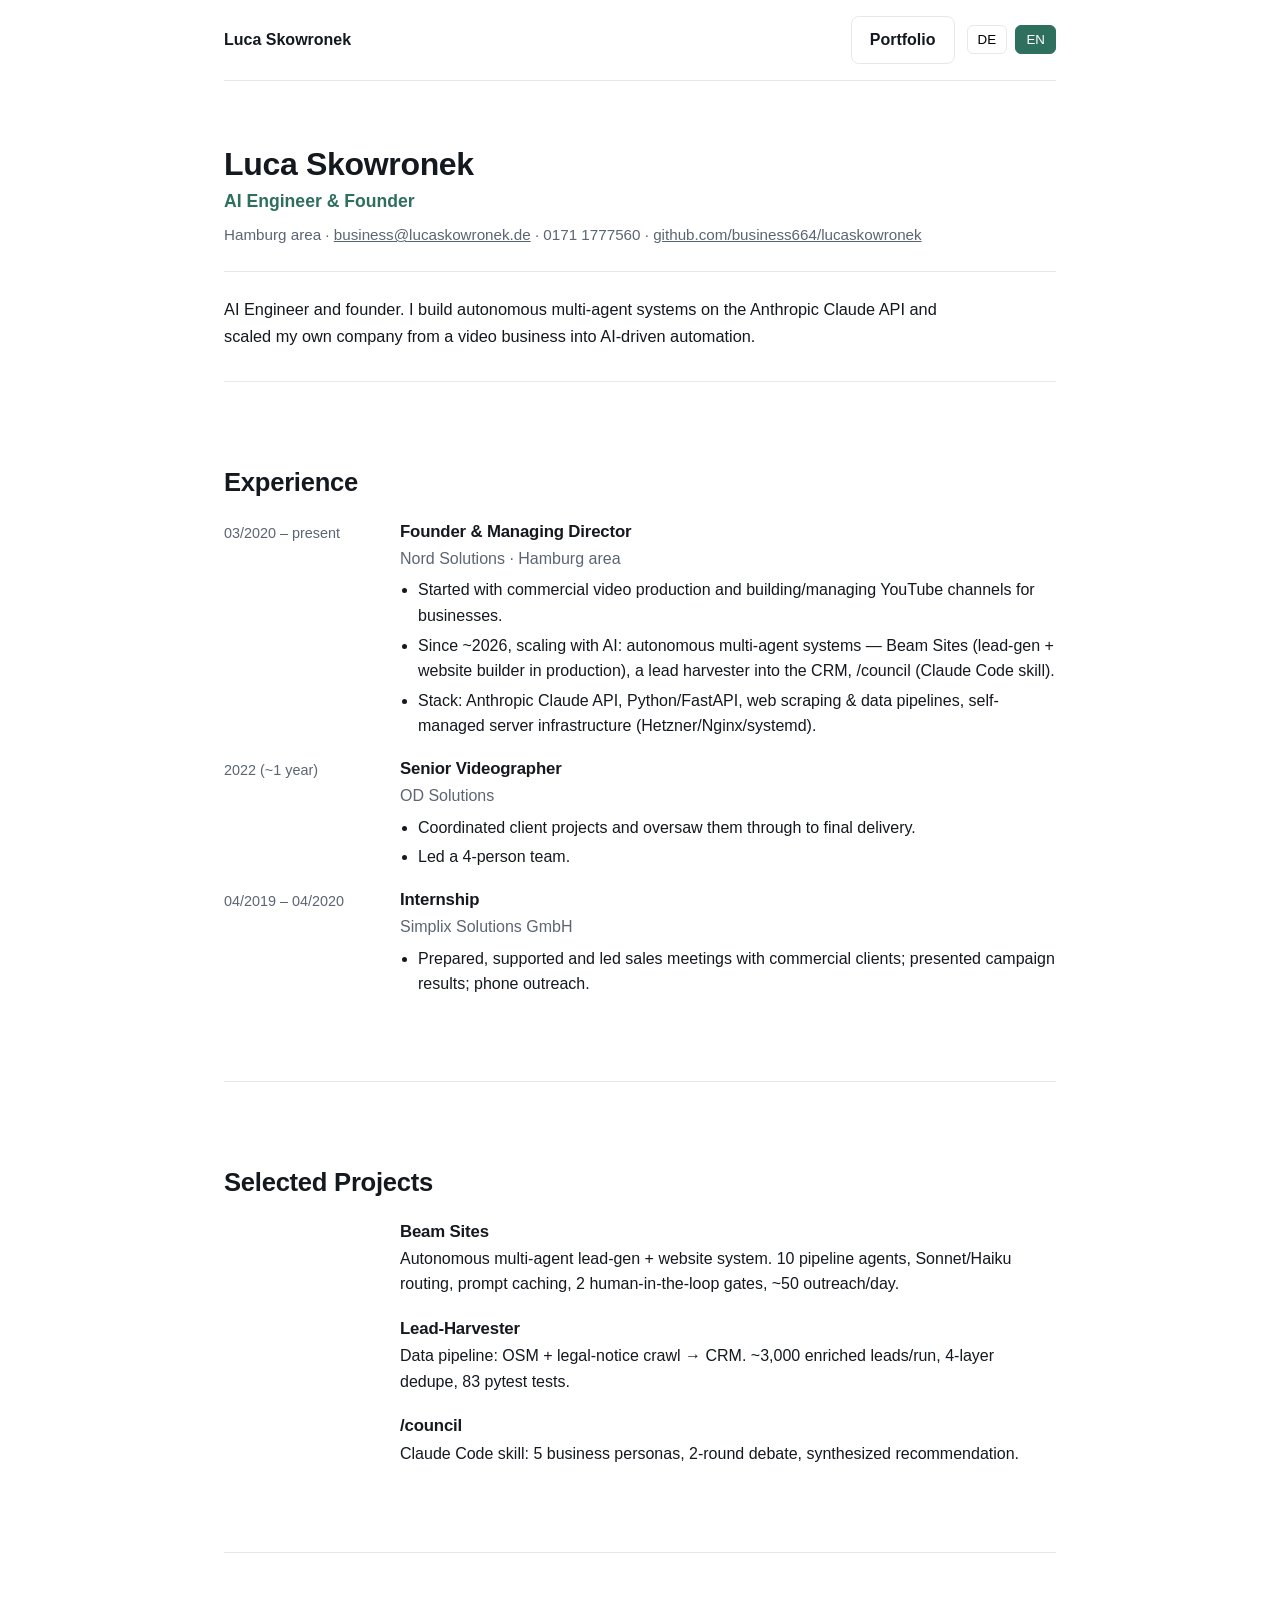
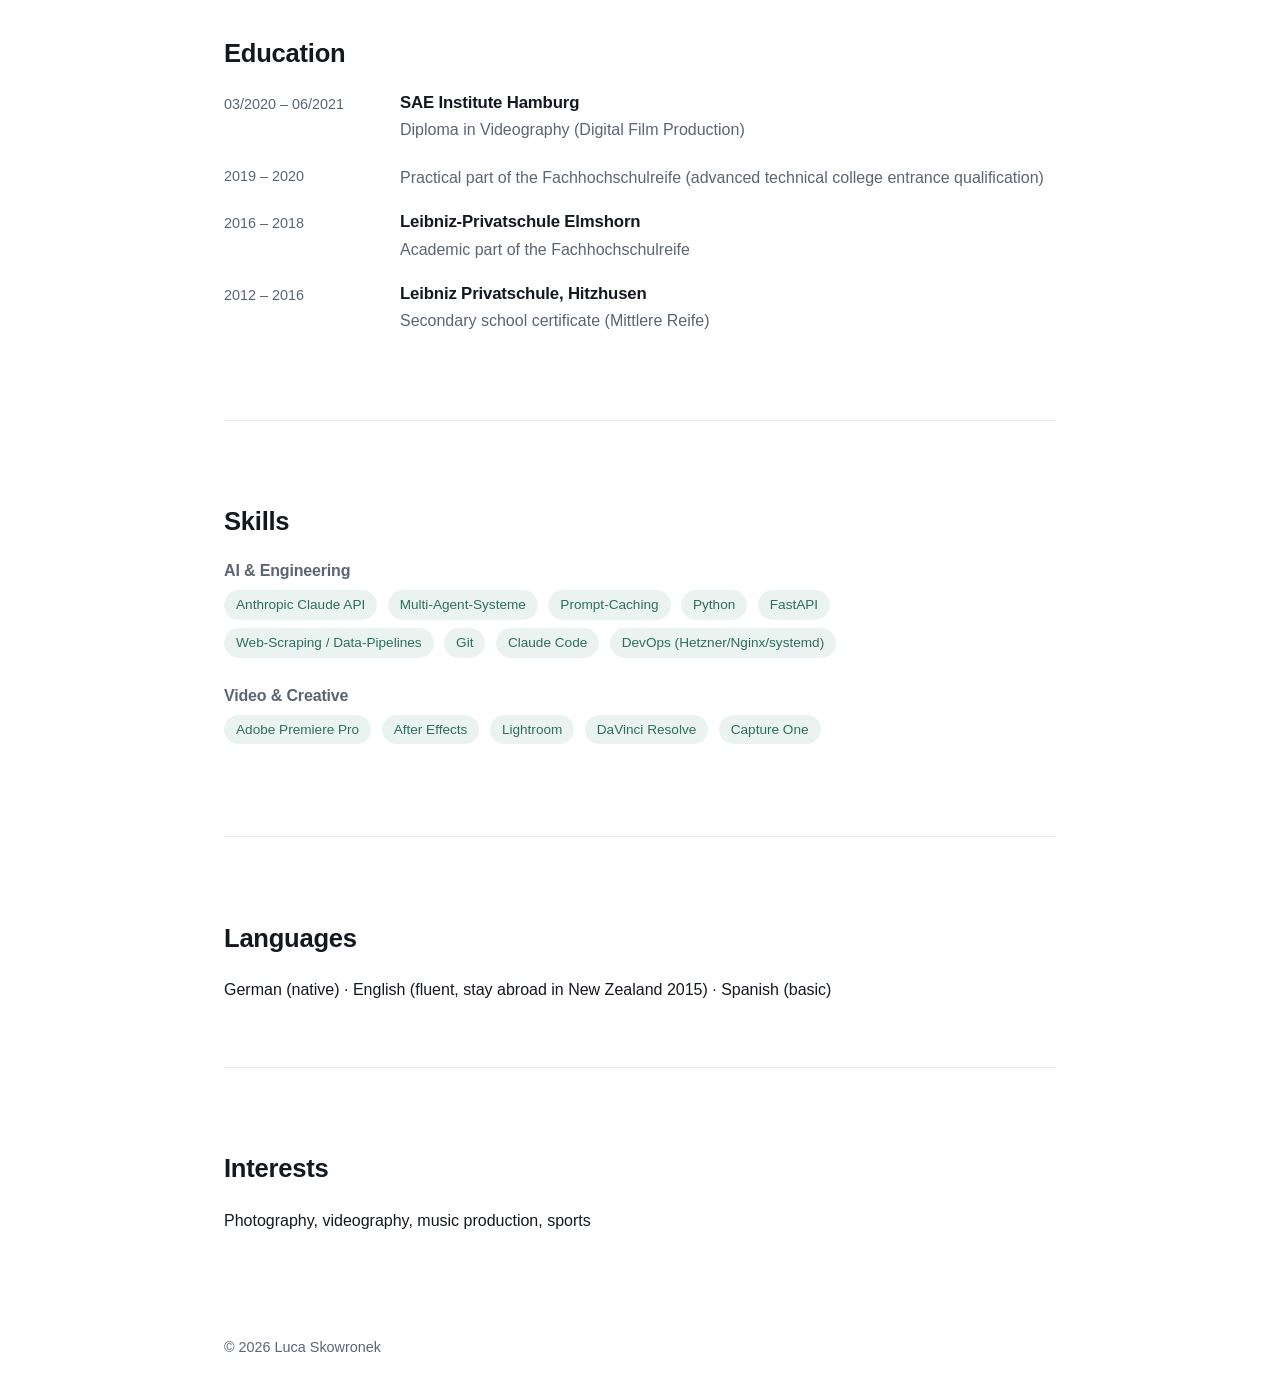
<file: cv.html>
<!DOCTYPE html>
<html lang="de">
<head>
  <meta charset="UTF-8" />
  <meta name="viewport" content="width=device-width, initial-scale=1.0" />
  <title>Luca Skowronek — Lebenslauf / CV</title>
  <link rel="stylesheet" href="styles.css" />
  <link rel="stylesheet" href="cv.css" />
</head>
<body>
  <header>
    <a class="brand" href="index.html">Luca Skowronek</a>
    <div class="header-actions">
      <a class="btn btn-secondary" href="index.html">Portfolio</a>
      <div class="lang-toggle">
        <button data-lang="de" type="button">DE</button>
        <button data-lang="en" type="button">EN</button>
      </div>
    </div>
  </header>

  <main>
    <section id="kopf">
      <h1>Luca Skowronek</h1>
      <p class="subtitle">
        <span class="lang-de">AI Engineer &amp; Gründer</span>
        <span class="lang-en">AI Engineer &amp; Founder</span>
      </p>
      <p class="kontakt">
        <span class="lang-de">Raum Hamburg</span><span class="lang-en">Hamburg area</span>
        · <a href="mailto:business@lucaskowronek.de">business@lucaskowronek.de</a>
        · 0171 1777560
        · <a href="https://github.com/business664/lucaskowronek">github.com/business664/lucaskowronek</a>
      </p>
    </section>

    <section id="profil">
      <p>
        <span class="lang-de">AI Engineer und Gründer. Ich baue autonome Multi-Agent-Systeme mit der Anthropic Claude API und habe meine eigene Firma vom Video-Business zur KI-gestützten Automatisierung skaliert.</span>
        <span class="lang-en">AI Engineer and founder. I build autonomous multi-agent systems on the Anthropic Claude API and scaled my own company from a video business into AI-driven automation.</span>
      </p>
    </section>

    <section id="erfahrung">
      <h2><span class="lang-de">Berufserfahrung</span><span class="lang-en">Experience</span></h2>

      <div class="entry">
        <div class="when">03/2020 – <span class="lang-de">heute</span><span class="lang-en">present</span></div>
        <div class="what">
          <h3><span class="lang-de">Gründer &amp; Geschäftsführer</span><span class="lang-en">Founder &amp; Managing Director</span></h3>
          <p class="org">Nord Solutions · <span class="lang-de">Raum Hamburg</span><span class="lang-en">Hamburg area</span></p>
          <ul>
            <li><span class="lang-de">Start mit Werbevideo-Produktion und Aufbau/Führung von YouTube-Kanälen für Unternehmen.</span><span class="lang-en">Started with commercial video production and building/managing YouTube channels for businesses.</span></li>
            <li><span class="lang-de">Seit ~2026 Skalierung durch KI: autonome Multi-Agent-Systeme — Beam Sites (Lead-Gen + Website-Builder in Produktion), Lead-Harvester ins CRM, /council (Claude-Code-Skill).</span><span class="lang-en">Since ~2026, scaling with AI: autonomous multi-agent systems — Beam Sites (lead-gen + website builder in production), a lead harvester into the CRM, /council (Claude Code skill).</span></li>
            <li><span class="lang-de">Stack: Anthropic Claude API, Python/FastAPI, Web-Scraping &amp; Data-Pipelines, eigene Server-Infrastruktur (Hetzner/Nginx/systemd).</span><span class="lang-en">Stack: Anthropic Claude API, Python/FastAPI, web scraping &amp; data pipelines, self-managed server infrastructure (Hetzner/Nginx/systemd).</span></li>
          </ul>
        </div>
      </div>

      <div class="entry">
        <div class="when">2022 <span class="lang-de">(~1 Jahr)</span><span class="lang-en">(~1 year)</span></div>
        <div class="what">
          <h3><span class="lang-de">Senior Videograf</span><span class="lang-en">Senior Videographer</span></h3>
          <p class="org">OD Solutions</p>
          <ul>
            <li><span class="lang-de">Koordination von Kundenprojekten und Projektbetreuung bis zur Abnahme.</span><span class="lang-en">Coordinated client projects and oversaw them through to final delivery.</span></li>
            <li><span class="lang-de">Fachliche Leitung eines 4-köpfigen Teams.</span><span class="lang-en">Led a 4-person team.</span></li>
          </ul>
        </div>
      </div>

      <div class="entry">
        <div class="when">04/2019 – 04/2020</div>
        <div class="what">
          <h3><span class="lang-de">Fachpraktikum</span><span class="lang-en">Internship</span></h3>
          <p class="org">Simplix Solutions GmbH</p>
          <ul>
            <li><span class="lang-de">Verkaufsgespräche mit gewerblichen Kunden vorbereiten, begleiten und führen; Präsentation von Kampagnenergebnissen; Telefonakquise.</span><span class="lang-en">Prepared, supported and led sales meetings with commercial clients; presented campaign results; phone outreach.</span></li>
          </ul>
        </div>
      </div>
    </section>

    <section id="projekte">
      <h2><span class="lang-de">Ausgewählte Projekte</span><span class="lang-en">Selected Projects</span></h2>

      <div class="entry">
        <div class="when"></div>
        <div class="what">
          <h3>Beam Sites</h3>
          <p><span class="lang-de">Autonomes Multi-Agent Lead-Gen + Website-System. 10 Pipeline-Agenten, Sonnet/Haiku-Routing, Prompt-Caching, 2 Human-in-the-Loop-Gates, ~50 Outreach/Tag.</span><span class="lang-en">Autonomous multi-agent lead-gen + website system. 10 pipeline agents, Sonnet/Haiku routing, prompt caching, 2 human-in-the-loop gates, ~50 outreach/day.</span></p>
        </div>
      </div>

      <div class="entry">
        <div class="when"></div>
        <div class="what">
          <h3>Lead-Harvester</h3>
          <p><span class="lang-de">Datenpipeline: OSM + Impressum-Crawl → CRM. ~3.000 angereicherte Leads/Lauf, 4-Layer-Dedupe, 83 pytest-Tests.</span><span class="lang-en">Data pipeline: OSM + legal-notice crawl → CRM. ~3,000 enriched leads/run, 4-layer dedupe, 83 pytest tests.</span></p>
        </div>
      </div>

      <div class="entry">
        <div class="when"></div>
        <div class="what">
          <h3>/council</h3>
          <p><span class="lang-de">Claude-Code-Skill: 5 Business-Personas, 2-Runden-Diskurs, synthetisierte Empfehlung.</span><span class="lang-en">Claude Code skill: 5 business personas, 2-round debate, synthesized recommendation.</span></p>
        </div>
      </div>
    </section>

    <section id="ausbildung">
      <h2><span class="lang-de">Ausbildung</span><span class="lang-en">Education</span></h2>

      <div class="entry">
        <div class="when">03/2020 – 06/2021</div>
        <div class="what">
          <h3>SAE Institute Hamburg</h3>
          <p class="org"><span class="lang-de">Diplom Videograph (Digital Film Production)</span><span class="lang-en">Diploma in Videography (Digital Film Production)</span></p>
        </div>
      </div>

      <div class="entry">
        <div class="when">2019 – 2020</div>
        <div class="what">
          <p class="org"><span class="lang-de">Praktischer Teil der Fachhochschulreife</span><span class="lang-en">Practical part of the Fachhochschulreife (advanced technical college entrance qualification)</span></p>
        </div>
      </div>

      <div class="entry">
        <div class="when">2016 – 2018</div>
        <div class="what">
          <h3>Leibniz-Privatschule Elmshorn</h3>
          <p class="org"><span class="lang-de">Schulischer Teil der Fachhochschulreife</span><span class="lang-en">Academic part of the Fachhochschulreife</span></p>
        </div>
      </div>

      <div class="entry">
        <div class="when">2012 – 2016</div>
        <div class="what">
          <h3>Leibniz Privatschule, Hitzhusen</h3>
          <p class="org"><span class="lang-de">Mittlerer Schulabschluss</span><span class="lang-en">Secondary school certificate (Mittlere Reife)</span></p>
        </div>
      </div>
    </section>

    <section id="kenntnisse">
      <h2><span class="lang-de">Kenntnisse</span><span class="lang-en">Skills</span></h2>
      <div class="skill-group">
        <h3><span class="lang-de">KI &amp; Engineering</span><span class="lang-en">AI &amp; Engineering</span></h3>
        <div class="chips">
          <span class="chip">Anthropic Claude API</span>
          <span class="chip">Multi-Agent-Systeme</span>
          <span class="chip">Prompt-Caching</span>
          <span class="chip">Python</span>
          <span class="chip">FastAPI</span>
          <span class="chip">Web-Scraping / Data-Pipelines</span>
          <span class="chip">Git</span>
          <span class="chip">Claude Code</span>
          <span class="chip">DevOps (Hetzner/Nginx/systemd)</span>
        </div>
      </div>
      <div class="skill-group">
        <h3><span class="lang-de">Video &amp; Kreativ</span><span class="lang-en">Video &amp; Creative</span></h3>
        <div class="chips">
          <span class="chip">Adobe Premiere Pro</span>
          <span class="chip">After Effects</span>
          <span class="chip">Lightroom</span>
          <span class="chip">DaVinci Resolve</span>
          <span class="chip">Capture One</span>
        </div>
      </div>
    </section>

    <section id="sprachen">
      <h2><span class="lang-de">Sprachen</span><span class="lang-en">Languages</span></h2>
      <p class="langs">
        <span class="lang-de">Deutsch (Muttersprache) · Englisch (fließend, Auslandsaufenthalt Neuseeland 2015) · Spanisch (Grundkenntnisse)</span>
        <span class="lang-en">German (native) · English (fluent, stay abroad in New Zealand 2015) · Spanish (basic)</span>
      </p>
    </section>

    <section id="interessen">
      <h2><span class="lang-de">Interessen</span><span class="lang-en">Interests</span></h2>
      <p class="interests">
        <span class="lang-de">Fotografie, Videografie, Musikproduktion, Sport</span>
        <span class="lang-en">Photography, videography, music production, sports</span>
      </p>
    </section>
  </main>

  <footer>
    <p>© 2026 Luca Skowronek</p>
  </footer>

  <script src="script.js" defer></script>
</body>
</html>
</file>
<file: styles.css>
:root {
  --bg: #ffffff;
  --fg: #14181f;
  --muted: #5b6573;
  --accent: #2f6f5e;        /* ruhiges Gruen; final anpassbar */
  --accent-soft: #eaf3f0;
  --border: #e6e8ec;
  --maxw: 880px;
  --font: -apple-system, BlinkMacSystemFont, "Segoe UI", Inter, Roboto, sans-serif;
}

* { box-sizing: border-box; }
html { scroll-behavior: smooth; }
body { margin: 0; font-family: var(--font); color: var(--fg); background: var(--bg); line-height: 1.6; }
main { max-width: var(--maxw); margin: 0 auto; padding: 0 24px; }
section { padding: 64px 0; border-top: 1px solid var(--border); }
h1, h2, h3 { line-height: 1.2; letter-spacing: -0.01em; }
h2 { font-size: 1.6rem; margin-bottom: 24px; }
a { color: var(--accent); }

/* Header */
header {
  display: flex; justify-content: space-between; align-items: center;
  max-width: var(--maxw); margin: 0 auto; padding: 16px 24px;
}
.brand { font-weight: 700; text-decoration: none; color: var(--fg); }
.lang-toggle button {
  border: 1px solid var(--border); background: #fff; cursor: pointer;
  padding: 6px 10px; border-radius: 6px; margin-left: 4px;
}
.lang-toggle button.active { background: var(--accent); color: #fff; border-color: var(--accent); }

/* Buttons + Chips */
.chip {
  display: inline-block; background: var(--accent-soft); color: var(--accent);
  border-radius: 999px; padding: 4px 12px; margin: 0 6px 8px 0; font-size: 0.85rem;
}
.btn {
  display: inline-block; padding: 10px 18px; border-radius: 8px; text-decoration: none;
  font-weight: 600; margin: 0 8px 8px 0;
}
.btn-primary { background: var(--accent); color: #fff; }
.btn-secondary { border: 1px solid var(--border); color: var(--fg); }

/* Hero */
#hero { text-align: left; }
#hero .photo {
  width: 96px; height: 96px; border-radius: 50%; object-fit: cover;
  border: 1px solid var(--border); margin-bottom: 16px;
}
#hero h1 { font-size: 2.4rem; margin: 0 0 8px; }
#hero .headline { font-size: 1.25rem; color: var(--accent); margin: 0 0 16px; font-weight: 600; }
#hero .pitch { font-size: 1.05rem; color: var(--muted); max-width: 640px; margin: 0 0 24px; }

/* Cards */
.card { border: 1px solid var(--border); border-radius: 12px; padding: 24px; margin-bottom: 20px; }
.card h3 { margin: 0 0 8px; font-size: 1.15rem; }
.card p { color: var(--muted); margin: 0 0 16px; }
.card .chips { margin-bottom: 12px; }

/* Skills */
.skill-group { margin-bottom: 20px; }
.skill-group h3 { font-size: 1rem; margin: 0 0 10px; color: var(--muted); }

/* Timeline */
.timeline { list-style: none; padding: 0; margin: 0; }
.timeline li { padding: 0 0 20px 20px; border-left: 2px solid var(--border); position: relative; }
.timeline li::before {
  content: ""; width: 10px; height: 10px; background: var(--accent);
  border-radius: 50%; position: absolute; left: -6px; top: 4px;
}
.timeline .when { font-weight: 600; }
.timeline .where { color: var(--muted); }

/* Footer */
footer { max-width: var(--maxw); margin: 0 auto; padding: 24px; color: var(--muted); font-size: 0.9rem; }

/* Sprach-Sichtbarkeit */
html[lang="de"] .lang-en { display: none; }
html[lang="en"] .lang-de { display: none; }

/* Scroll-Reveal */
.reveal { opacity: 0; transform: translateY(16px); transition: opacity .5s ease, transform .5s ease; }
.reveal.visible { opacity: 1; transform: none; }
@media (prefers-reduced-motion: reduce) { .reveal { opacity: 1; transform: none; transition: none; } }

/* Mobile */
@media (max-width: 600px) {
  #hero h1 { font-size: 1.9rem; }
  header { flex-wrap: wrap; gap: 8px; }
  section { padding: 40px 0; }
  .btn { display: block; text-align: center; margin-right: 0; }
}

/* Print / PDF (1-seitig, ATS-freundlich) */
@media print {
  .lang-toggle, .btn, #hero .photo { display: none !important; }
  .reveal { opacity: 1 !important; transform: none !important; }
  html[lang="en"] .lang-de, html[lang="de"] .lang-en { display: none; } /* aktive Sprache drucken */
  body { font-size: 10.5pt; color: #000; }
  main { max-width: 100%; padding: 0; }
  header { padding: 0 0 8px; }
  section { padding: 10px 0; border-top: none; break-inside: avoid; }
  h2 { font-size: 12pt; margin-bottom: 6px; }
  #hero h1 { font-size: 18pt; }
  .card { border: none; padding: 0 0 8px; margin-bottom: 8px; }
  .chip { background: none; color: #000; padding: 0; margin-right: 8px; }
  .chip::after { content: " ·"; }
  a { color: #000; text-decoration: none; }
  footer { padding: 8px 0 0; }
  @page { margin: 14mm; }
}
</file>
<file: cv.css>
/* CV-spezifisches Layout — ergaenzt styles.css (Tokens, Header, Chips, Sprach-Sichtbarkeit) */

.header-actions { display: flex; align-items: center; gap: 8px; }
.header-actions .btn { margin: 0; }

#kopf { padding-bottom: 24px; }
#kopf h1 { font-size: 2rem; margin: 0 0 4px; }
#kopf .subtitle { color: var(--accent); font-weight: 600; margin: 0 0 8px; font-size: 1.1rem; }
#kopf .kontakt { color: var(--muted); font-size: 0.95rem; margin: 0; }
#kopf .kontakt a { color: var(--muted); }

#profil { padding-top: 24px; padding-bottom: 32px; }
#profil p { font-size: 1.02rem; max-width: 720px; margin: 0; }

/* Eintrag: Datum links, Inhalt rechts */
.entry { display: grid; grid-template-columns: 160px 1fr; gap: 16px; margin-bottom: 16px; }
.entry .when { color: var(--muted); font-size: 0.9rem; }
.entry .what h3 { margin: 0 0 4px; font-size: 1.05rem; }
.entry .what .org { color: var(--muted); margin: 0 0 6px; }
.entry .what p { margin: 0 0 6px; }
.entry .what ul { margin: 0; padding-left: 18px; }
.entry .what li { margin-bottom: 4px; }

.langs, .interests { margin: 0; }

@media (max-width: 600px) {
  .entry { grid-template-columns: 1fr; gap: 4px; }
  .header-actions { flex-wrap: wrap; }
}

/* Print / PDF — Ziel: 2 Seiten, ATS-freundlich */
@media print {
  header { display: none !important; }
  html[lang="en"] .lang-de, html[lang="de"] .lang-en { display: none; }
  body { font-size: 10pt; color: #000; }
  main { max-width: 100%; padding: 0; }
  header { padding: 0 0 8px; }
  section { padding: 8px 0; border-top: none; break-inside: avoid; }
  #kopf, #profil { padding: 4px 0; }
  h2 { font-size: 11.5pt; margin-bottom: 6px; }
  #kopf h1 { font-size: 17pt; }
  .entry { grid-template-columns: 150px 1fr; margin-bottom: 8px; break-inside: avoid; }
  .chip { background: none; color: #000; padding: 0; margin-right: 8px; }
  .chip::after { content: " ·"; }
  .chips .chip:last-child::after { content: ""; }
  a { color: #000; text-decoration: none; }
  footer { padding: 8px 0 0; }
  @page { margin: 14mm; }
}
</file>
